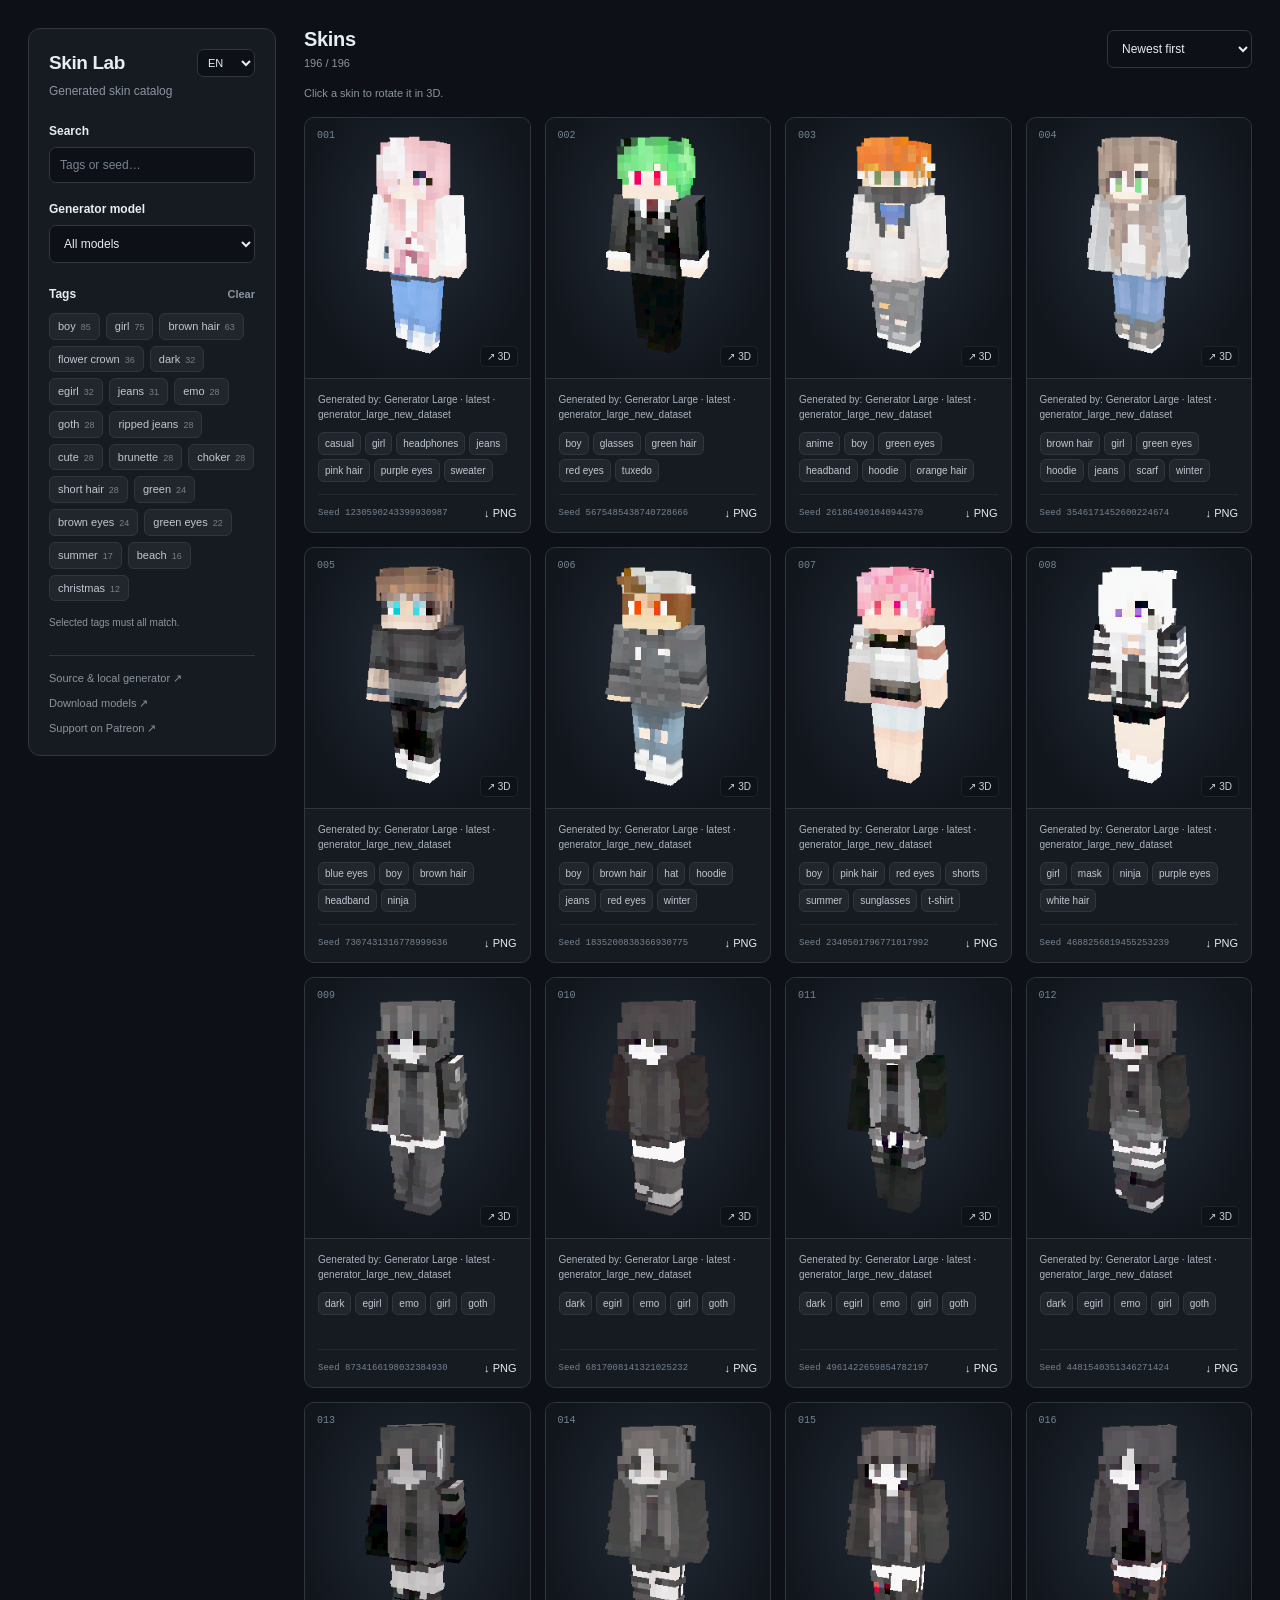
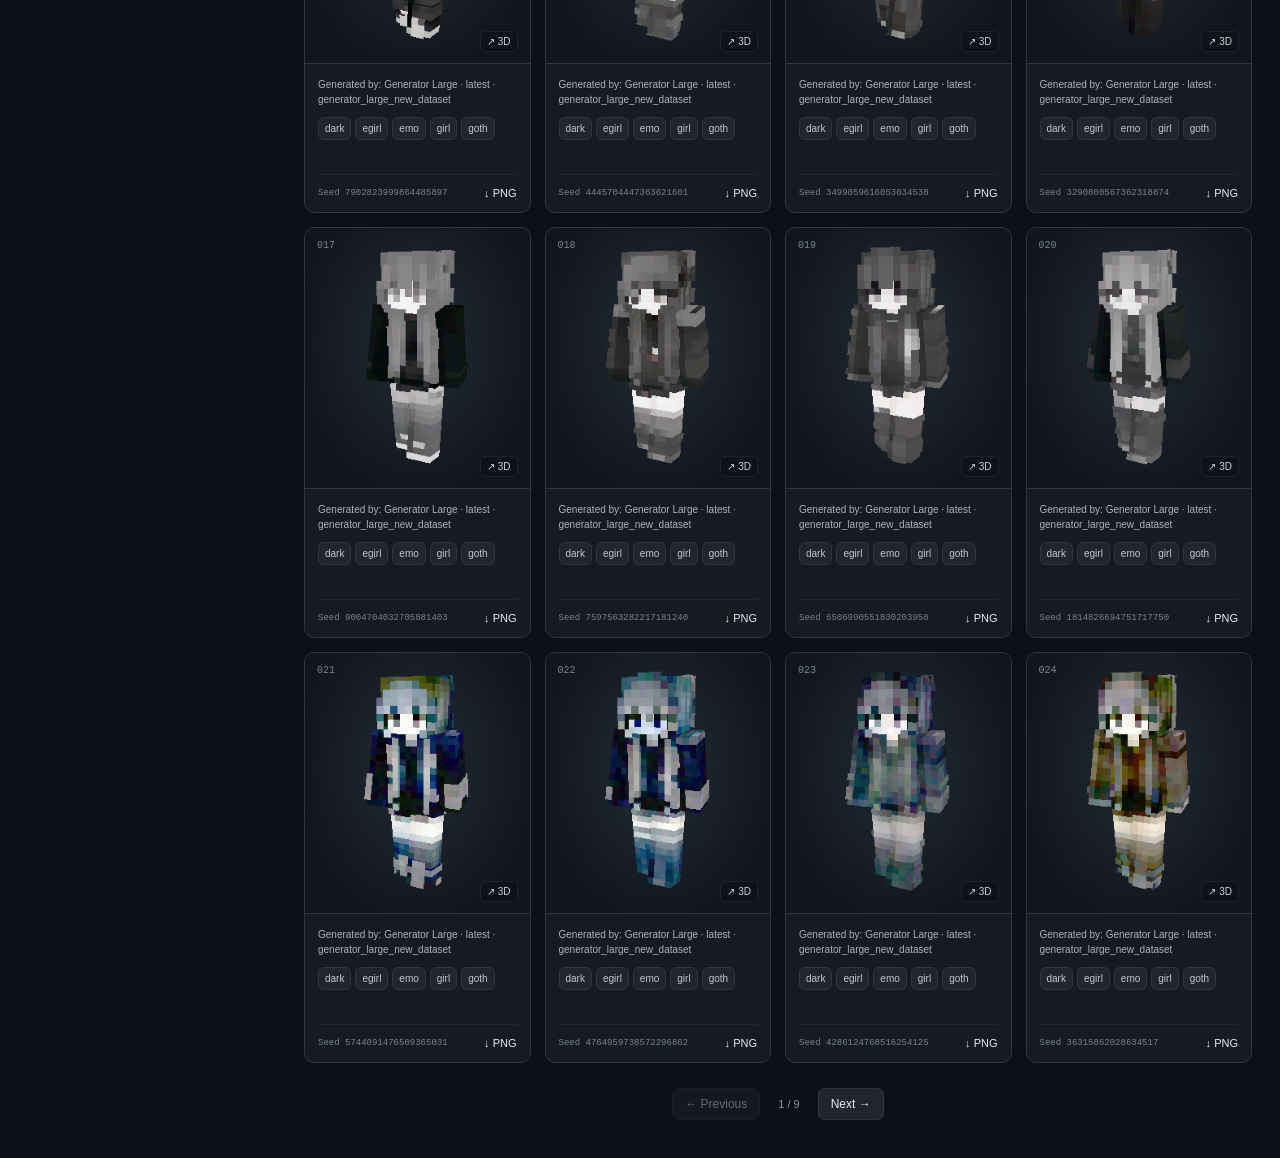
<file: docs/index.html>
<!doctype html>
<html lang="en">
<head><meta charset="utf-8"><meta name="viewport" content="width=device-width,initial-scale=1"><meta name="description" content="Browse AI-generated Minecraft skins with tags, generator model labels, interactive 3D previews and PNG downloads."><title>Skin Lab · Skin catalog</title><link rel="icon" href="favicon.svg" type="image/svg+xml"><link rel="stylesheet" href="styles.css"></head>
<body>
<main class="layout">
  <aside class="sidebar" aria-label="Catalog filters">
    <div class="title-row"><h1>Skin Lab</h1><select id="language" aria-label="Language"><option value="en">EN</option><option value="ru">RU</option></select></div>
    <p class="subtitle" data-i18n="catalog">Generated skin catalog</p>
    <label for="search" data-i18n="searchLabel">Search</label>
    <input id="search" type="search" placeholder="Tags or seed…" autocomplete="off">
    <label for="model" data-i18n="modelLabel">Generator model</label><select id="model"><option value="all">All models</option></select>
    <div class="filter-heading"><span data-i18n="tags">Tags</span><button id="clear" class="link-button" type="button" data-i18n="clear">Clear</button></div>
    <div id="active-tags" class="chips active-tags"></div>
    <div id="popular-tags" class="chips"></div>
    <p class="filter-note" data-i18n="matchAll">Selected tags must all match.</p>
    <div class="sidebar-links"><a href="https://github.com/in6283111-maker/skin-lab" target="_blank" rel="noopener" data-i18n="source">Source & local generator ↗</a><a href="https://huggingface.co/ender-venom1/skin-lab-models" target="_blank" rel="noopener" data-i18n="models">Download models ↗</a><a href="https://www.patreon.com/cw/ender_venom1" target="_blank" rel="noopener" data-i18n="support">Support on Patreon ↗</a></div>
  </aside>
  <section class="results" aria-label="Skins">
    <div class="toolbar"><div><h2 data-i18n="skins">Skins</h2><p id="count" role="status" aria-live="polite"></p></div><select id="sort" aria-label="Sort"><option value="newest">Newest first</option><option value="oldest">Oldest first</option></select></div>
    <p class="interaction-note" data-i18n="openHint">Click a skin to rotate it in 3D.</p>
    <div id="grid" class="grid" aria-live="polite"></div>
    <p id="empty" class="empty" hidden data-i18n="empty">No matching skins. Try different tags.</p>
    <p id="error" class="error" role="alert" hidden></p>
    <nav class="pagination" aria-label="Pagination"><button id="previous" type="button" data-i18n="previous">← Previous</button><span id="page"></span><button id="next" type="button" data-i18n="next">Next →</button></nav>
  </section>
</main>
<dialog id="viewer-dialog" aria-labelledby="viewer-title">
  <div class="modal-heading"><h2 id="viewer-title" data-i18n="preview">3D preview</h2><button id="close-viewer" type="button" aria-label="Close">×</button></div>
  <div class="modal-layout"><div id="viewer-stage"><canvas id="viewer-canvas" aria-label="Interactive 3D skin"></canvas><button id="reset-view" type="button" data-i18n="reset">↺ Reset view</button></div><section class="details"><p class="detail-label" data-i18n="generatedBy">Generated by</p><h3 id="detail-model"></h3><p class="detail-label" data-i18n="tags">Tags</p><div id="detail-tags" class="chips"></div><p class="detail-label">Seed</p><code id="detail-seed"></code><p id="detail-settings"></p><p data-i18n="rotateHint" class="hint">Drag to rotate · scroll to zoom</p><a id="detail-download" class="download" download data-i18n="download">↓ Download PNG</a></section></div>
  <p id="viewer-error" class="error" hidden></p>
</dialog>
<script src="vendor/skinview3d.bundle.min.js"></script><script src="app.js?v=catalog-batch-1" defer></script>
</body></html>
</file>
<file: docs/styles.css>
:root{color-scheme:dark;--bg:#0d1117;--panel:#161b22;--border:#30363d;--text:#e6edf3;--muted:#8b949e}*{box-sizing:border-box}body{margin:0;background:var(--bg);color:var(--text);font:14px -apple-system,BlinkMacSystemFont,"Segoe UI",sans-serif}button,input,select{font:inherit}button,a,input,select{touch-action:manipulation}button{cursor:pointer}a{color:var(--text);text-decoration:none}a:hover{text-decoration:underline}button:disabled{opacity:.4;cursor:default}[hidden]{display:none!important}button:focus-visible,a:focus-visible,input:focus-visible,select:focus-visible{outline:2px solid #c9d1d9;outline-offset:3px}.layout{max-width:1700px;margin:auto;padding:28px;display:grid;grid-template-columns:248px minmax(0,1fr);gap:28px;align-items:start}.sidebar{position:sticky;top:28px;padding:20px;background:var(--panel);border:1px solid var(--border);border-radius:12px}.title-row{display:flex;justify-content:space-between;align-items:center;gap:12px}h1{font-size:19px;letter-spacing:-.4px;margin:0}.subtitle{font-size:12px;color:var(--muted);margin:7px 0 26px}label{display:block;font-weight:600;font-size:12px;margin:19px 0 9px}input,select{width:100%;background:#0d1117;color:var(--text);border:1px solid var(--border);border-radius:7px;padding:10px;font-size:12px}input::placeholder{color:#768390}.title-row select{width:58px;padding:6px;font-size:11px}.filter-heading{display:flex;align-items:center;justify-content:space-between;margin:24px 0 12px;font-size:12px;font-weight:600}.link-button{border:0;background:none;color:var(--muted);font-size:11px;padding:0}.link-button:hover{color:var(--text)}.chips{display:flex;flex-wrap:wrap;gap:6px}.chip{border:1px solid var(--border);background:#21262d;border-radius:6px;color:#bfc7d1;padding:5px 8px;font-size:11px;line-height:1.3}.chip:hover{border-color:#8b949e;color:#fff}.chip.selected,.active-tags .chip{background:#e6edf3;color:#161b22;border-color:#e6edf3}.chip small{font-size:9px;opacity:.55;margin-left:5px}.active-tags:not(:empty){padding-bottom:12px;margin-bottom:12px;border-bottom:1px solid var(--border)}.filter-note{font-size:10px;color:var(--muted);line-height:1.6;margin-top:14px}.sidebar-links{border-top:1px solid var(--border);margin-top:24px;padding-top:16px;display:grid;gap:12px;font-size:11px;color:var(--muted)}.sidebar-links a{color:var(--muted)}.sidebar-links a:hover{color:var(--text)}.toolbar{display:flex;align-items:center;justify-content:space-between;gap:20px}.toolbar h2{font-size:20px;margin:0;letter-spacing:-.3px}.toolbar p{font-size:11px;color:var(--muted);margin:6px 0 0}.toolbar select{width:145px}.interaction-note{font-size:11px;color:var(--muted);margin:18px 0}.grid{display:grid;grid-template-columns:repeat(4,minmax(0,1fr));gap:14px}.card{border:1px solid var(--border);border-radius:10px;background:var(--panel);overflow:hidden;min-width:0;transition:border-color .15s}.card:hover{border-color:#7d8590}.preview-button{border:0;padding:0;display:block;width:100%;position:relative;height:260px;background:radial-gradient(ellipse at 50% 43%,#242b35,#11161d 76%);overflow:hidden}.preview-button img{width:100%;height:100%;object-fit:contain;display:block}.preview-button img:not([src]){visibility:hidden}.preview-button .number{position:absolute;top:12px;left:12px;color:#768390;font:10px Consolas,monospace;z-index:1}.preview-button .view-mark{position:absolute;bottom:11px;right:12px;color:#c9d1d9;background:#0d1117aa;border:1px solid #ffffff12;border-radius:5px;font-size:10px;padding:4px 6px;z-index:1}.preview-button.loading::after{content:"";position:absolute;top:45%;left:calc(50% - 9px);width:18px;height:18px;border:2px solid #30363d;border-top-color:#c9d1d9;border-radius:50%;animation:spin .8s linear infinite}@keyframes spin{to{transform:rotate(360deg)}}.card-body{padding:13px;border-top:1px solid var(--border)}.model-name{font-size:10px;color:#aab3be;min-height:28px;margin:0 0 10px;line-height:1.5}.card-tags{min-height:45px;align-content:start;gap:4px}.card-tags .chip{font-size:10px;padding:4px 6px}.card-footer{display:flex;justify-content:space-between;align-items:center;gap:8px;margin-top:12px;padding-top:12px;border-top:1px solid #30363d77}.seed-short{color:#768390;font:9px Consolas,monospace;overflow:hidden;text-overflow:ellipsis;white-space:nowrap}.card-download{font-size:11px;white-space:nowrap;color:#e6edf3}.pagination{display:flex;align-items:center;justify-content:center;gap:18px;margin:25px 0 10px}.pagination button,.secondary{border:1px solid var(--border);border-radius:7px;background:#21262d;color:var(--text);padding:8px 12px;font-size:12px}.pagination span{font-size:11px;color:var(--muted)}.empty{padding:80px 20px;text-align:center;color:var(--muted);font-size:13px}.error{padding:12px;color:#ffa198;font-size:12px;line-height:1.6}dialog{width:min(900px,calc(100vw - 28px));max-height:94dvh;padding:0;background:var(--panel);border:1px solid #484f58;border-radius:14px;color:var(--text);box-shadow:0 28px 100px #0009}dialog::backdrop{background:#010409c9;backdrop-filter:blur(5px)}.modal-heading{display:flex;align-items:center;justify-content:space-between;padding:16px 20px;border-bottom:1px solid var(--border)}.modal-heading h2{font-size:15px;margin:0}.modal-heading button{font-size:25px;background:none;border:0;color:var(--muted);line-height:1}.modal-layout{display:grid;grid-template-columns:minmax(0,1.25fr) minmax(0,1fr)}#viewer-stage{position:relative;min-width:0;height:520px;background:radial-gradient(ellipse at 50% 40%,#262e38,#0f141b 85%)}#viewer-canvas{display:block;width:100%;height:100%;touch-action:none}#reset-view{position:absolute;bottom:16px;left:50%;transform:translateX(-50%);border:1px solid #484f58;background:#0d1117bb;color:#c9d1d9;border-radius:6px;padding:7px 10px;font-size:11px;white-space:nowrap}.details{padding:26px 22px}.detail-label{text-transform:uppercase;letter-spacing:1px;font-size:9px;color:var(--muted);margin:0 0 9px}.details h3{font-size:17px;line-height:1.5;margin:0 0 27px}.details .chips{margin-bottom:24px}.details code{font-size:12px;overflow-wrap:anywhere;color:#c9d1d9}#detail-settings{font-size:11px;color:var(--muted);margin:18px 0 24px;line-height:1.8}.hint{font-size:11px;color:var(--muted);line-height:1.7}.download{display:block;text-align:center;padding:12px;margin-top:24px;color:#0d1117;background:#e6edf3;border:1px solid #fff;border-radius:7px;font-size:12px;font-weight:600}.download:hover{background:#fff;text-decoration:none}.texture-fallback{object-fit:contain!important;image-rendering:pixelated;padding:55px}@media(min-width:1550px){.grid{grid-template-columns:repeat(5,minmax(0,1fr))}}@media(max-width:1200px){.layout{grid-template-columns:220px minmax(0,1fr);padding:20px;gap:20px}.grid{grid-template-columns:repeat(3,minmax(0,1fr))}}@media(max-width:900px){.layout{grid-template-columns:200px minmax(0,1fr);padding:16px;gap:16px}.sidebar{padding:16px;top:16px}.grid{grid-template-columns:repeat(2,minmax(0,1fr))}.preview-button{height:270px}.card-body{padding:11px}}@media(max-width:650px){.layout{grid-template-columns:1fr;padding:14px;gap:24px}.sidebar{position:static;padding:18px}.subtitle{margin-bottom:18px}.sidebar-links{display:flex;flex-wrap:wrap;gap:12px}.preview-button{height:250px}.model-name{min-height:31px}.modal-layout{grid-template-columns:1fr}#viewer-stage{height:350px}.details{padding:20px}.details h3{margin-bottom:18px}.details .chips{margin-bottom:18px}.filter-note{margin-bottom:0}.card-tags{min-height:62px}}@media(prefers-reduced-motion:reduce){.preview-button.loading::after{animation:none}.card{transition:none}}
</file>
